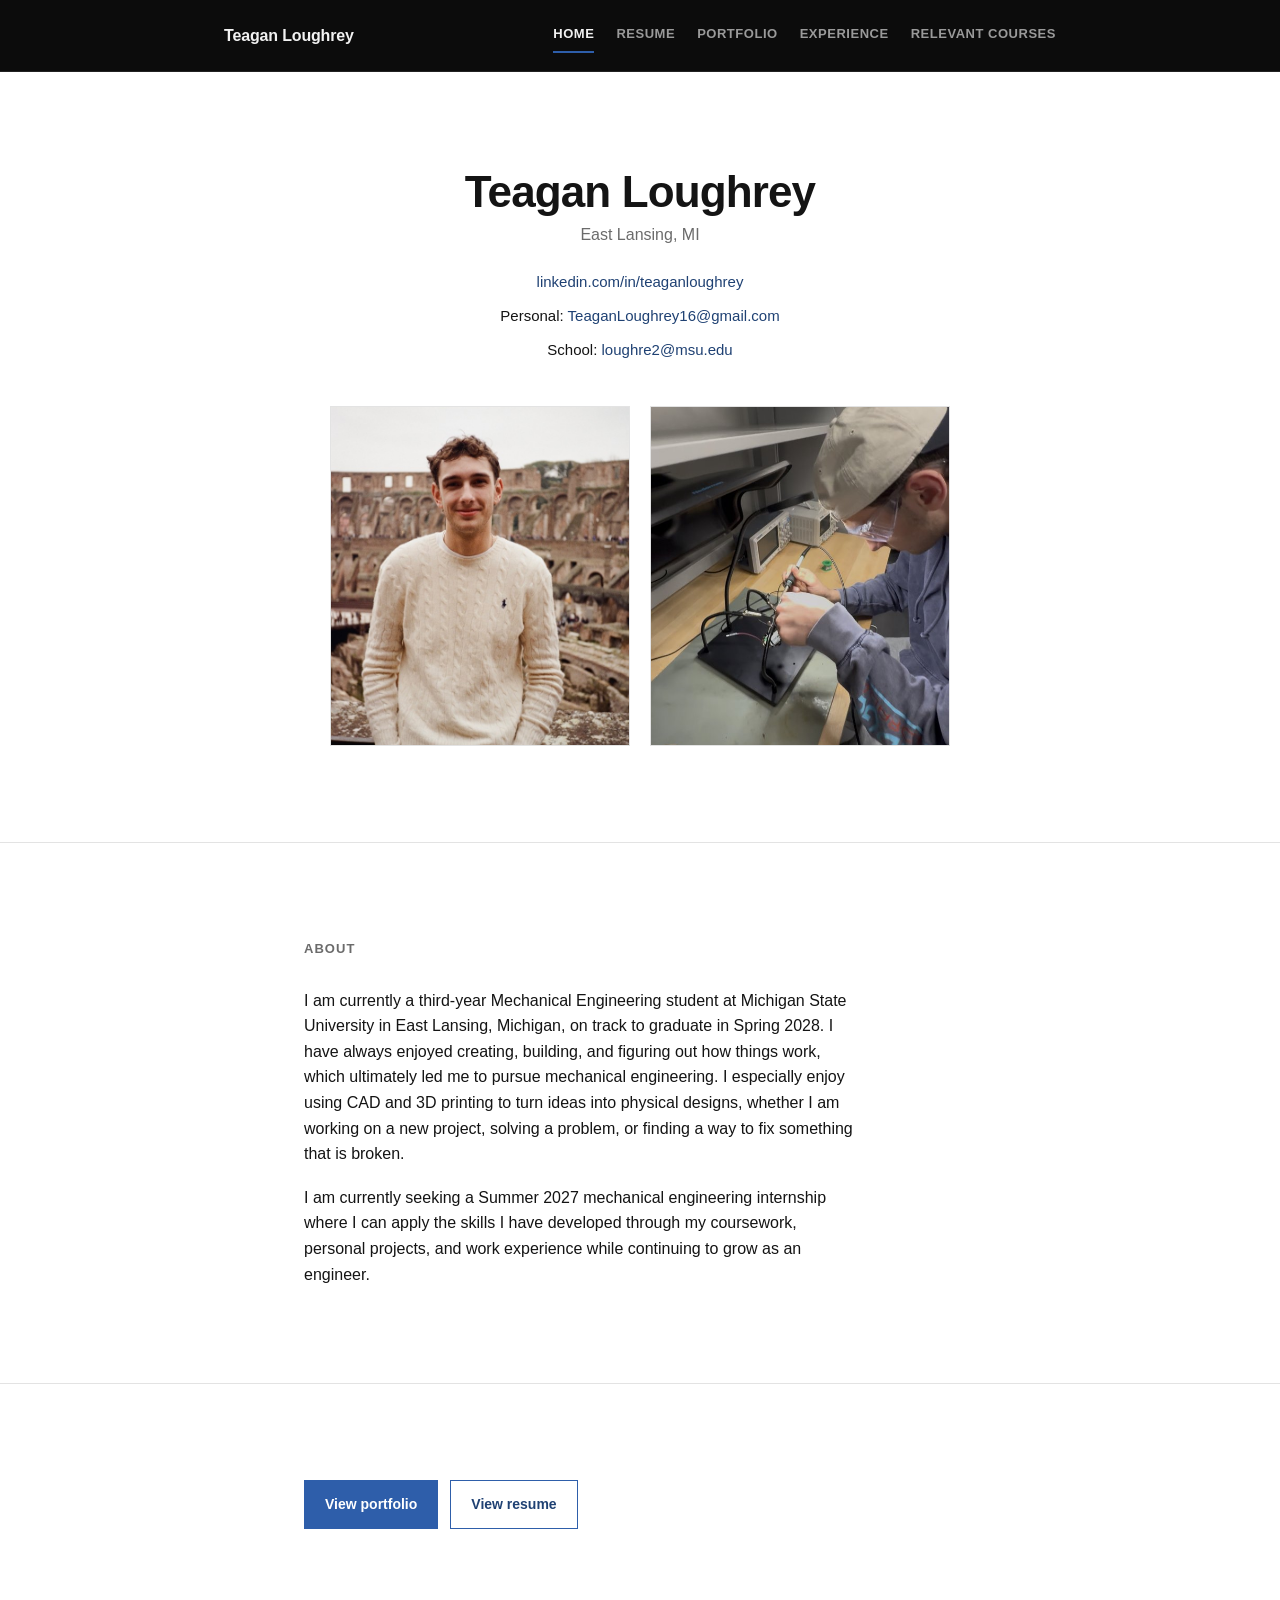
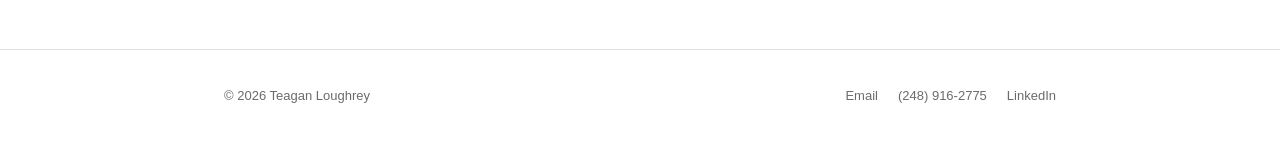
<file: index.html>
<!DOCTYPE html>
<!--
  EDITING GUIDE
  =============
  This site is 5 plain HTML files sharing one style.css — no build step,
  no framework. To host it for free: create a GitHub repo, drop these
  files in, enable GitHub Pages (Settings → Pages → deploy from branch).
  Netlify Drop (netlify.com/drop) works too — just drag this folder in.

  Search "EDIT:" in each file for the spots to personalize.
  Replace bracketed placeholders like [Your Name] with your real info.
-->
<html lang="en">
<head>
<meta charset="UTF-8">
<meta name="viewport" content="width=device-width, initial-scale=1.0">
<title>Teagan Loughrey — Portfolio</title>
<meta name="description" content="Portfolio of Teagan Loughrey, Mechanical Engineering student at Michigan State University.">
<link rel="stylesheet" href="style.css">
</head>
<body>

<header class="site-nav">
  <div class="wrap">
    <a class="brand" href="index.html">Teagan Loughrey</a>
    <span class="brand-email">TeaganLoughrey16@gmail.com</span>
    <nav>
      <a href="index.html" aria-current="page">Home</a>
      <a href="resume.html">Resume</a>
      <a href="portfolio.html">Portfolio</a>
      <a href="experience.html">Experience</a>
      <a href="education.html">Relevant Courses</a>
    </nav>
  </div>
</header>

<main>
  <div class="wrap intro-block">
    <h1 class="page-title">Teagan Loughrey</h1>
    <p class="intro-loc">East Lansing, MI</p>
    <p class="intro-line"><a href="https://linkedin.com/in/teaganloughrey" target="_blank" rel="noopener">linkedin.com/in/teaganloughrey</a></p>
    <p class="intro-line">Personal: <a href="mailto:TeaganLoughrey16@gmail.com">TeaganLoughrey16@gmail.com</a></p>
    <p class="intro-line">School: <a href="mailto:loughre2@msu.edu">loughre2@msu.edu</a></p>

    <div class="photo-row">
      <img class="photo-box" src="images/portrait.jpeg" alt="Portrait of Teagan Loughrey">
      <img class="photo-box" src="images/working-photo.jpeg" alt="Teagan soldering a circuit board in a lab">
    </div>
  </div>

  <hr class="rule">

  <div class="wrap body-text">
    <h2 class="section-title">About</h2>
    <p>
      I am currently a third-year Mechanical Engineering student at Michigan
      State University in East Lansing, Michigan, on track to graduate in
      Spring 2028. I have always enjoyed creating, building, and figuring out
      how things work, which ultimately led me to pursue mechanical
      engineering. I especially enjoy using CAD and 3D printing to turn ideas
      into physical designs, whether I am working on a new project, solving a
      problem, or finding a way to fix something that is broken.
    </p>
    <p>
      I am currently seeking a Summer 2027 mechanical engineering internship
      where I can apply the skills I have developed through my coursework,
      personal projects, and work experience while continuing to grow as an
      engineer.
    </p>
  </div>

  <hr class="rule">

  <div class="wrap">
    <div class="btn-row">
      <a class="btn filled" href="portfolio.html">View portfolio</a>
      <a class="btn" href="resume.html">View resume</a>
    </div>
  </div>
</main>

<footer class="site-foot">
  <div class="wrap">
    <span>© 2026 Teagan Loughrey</span>
    <div class="foot-links">
      <a href="mailto:loughre2@msu.edu">Email</a>
      <a href="tel:2489162775">(248) 916-2775</a>
      <a href="https://linkedin.com/in/teaganloughrey" target="_blank" rel="noopener">LinkedIn</a>
    </div>
  </div>
</footer>

</body>
</html>
</file>
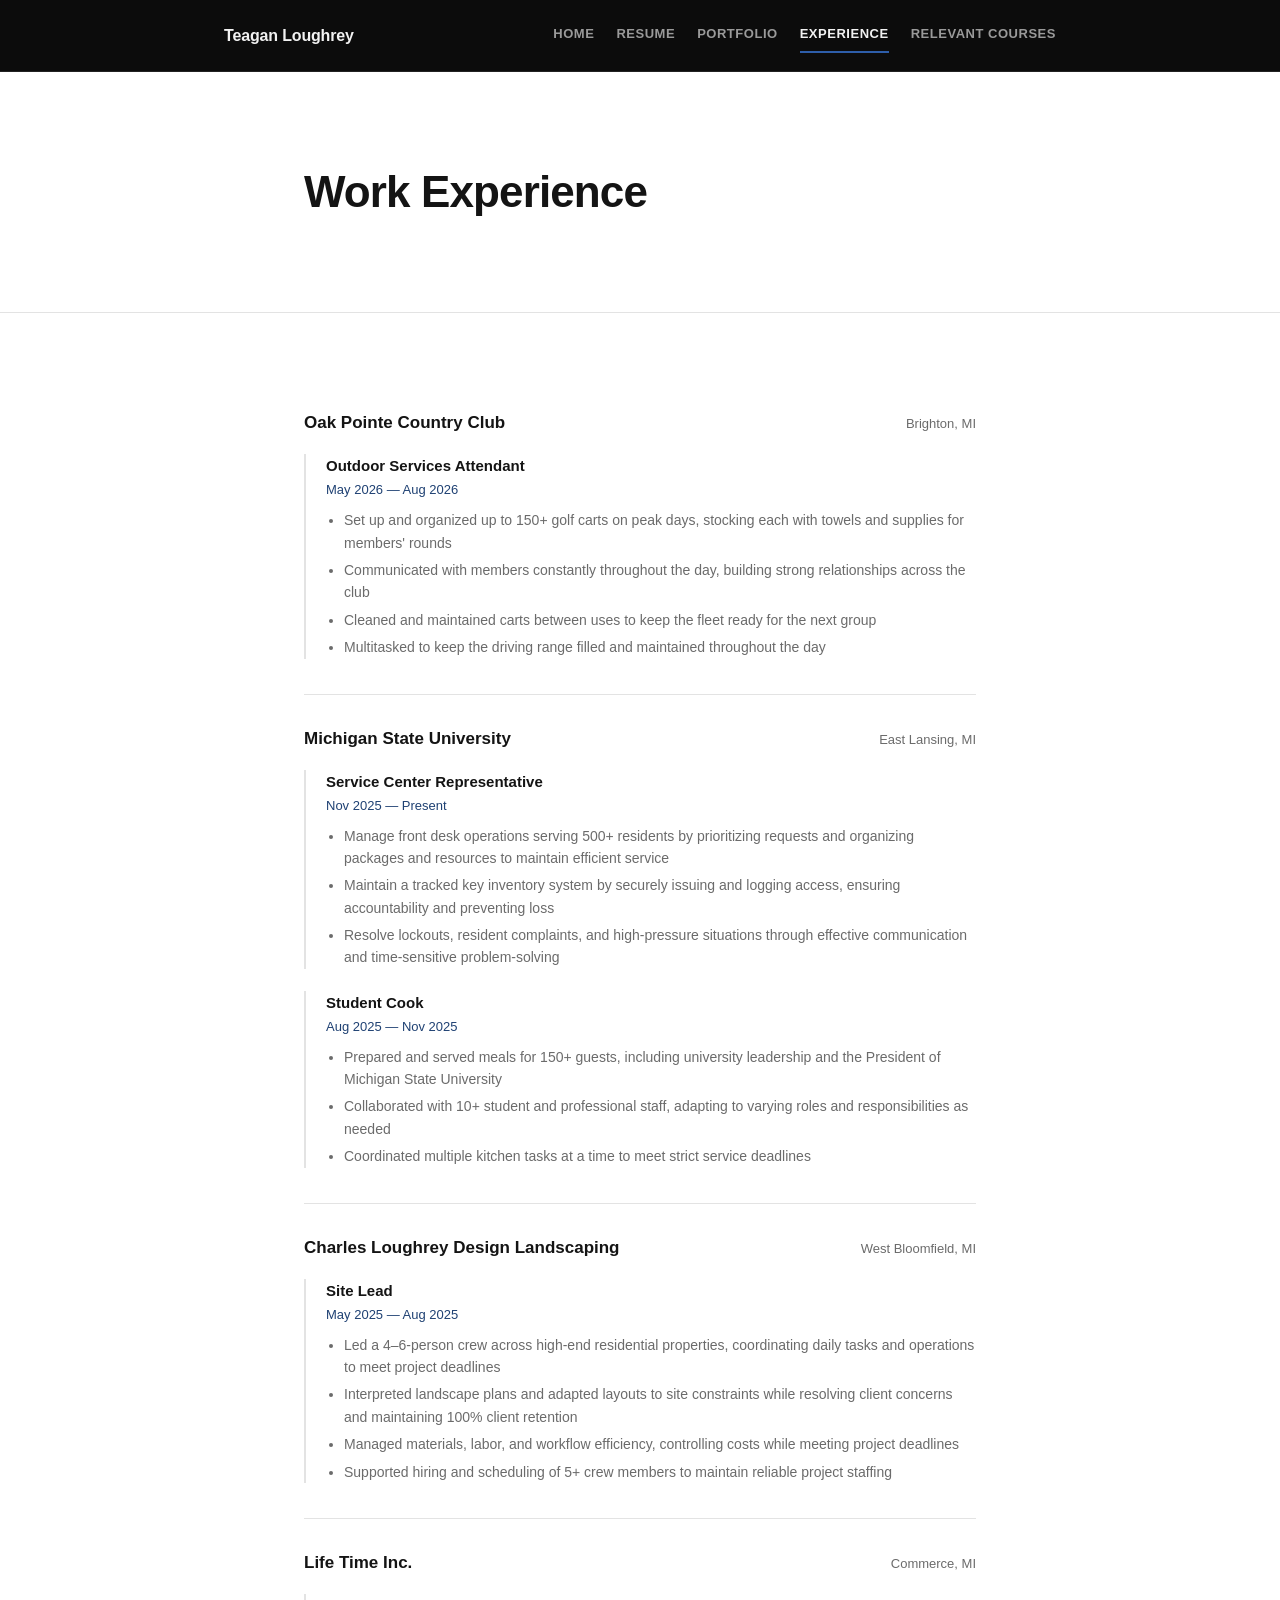
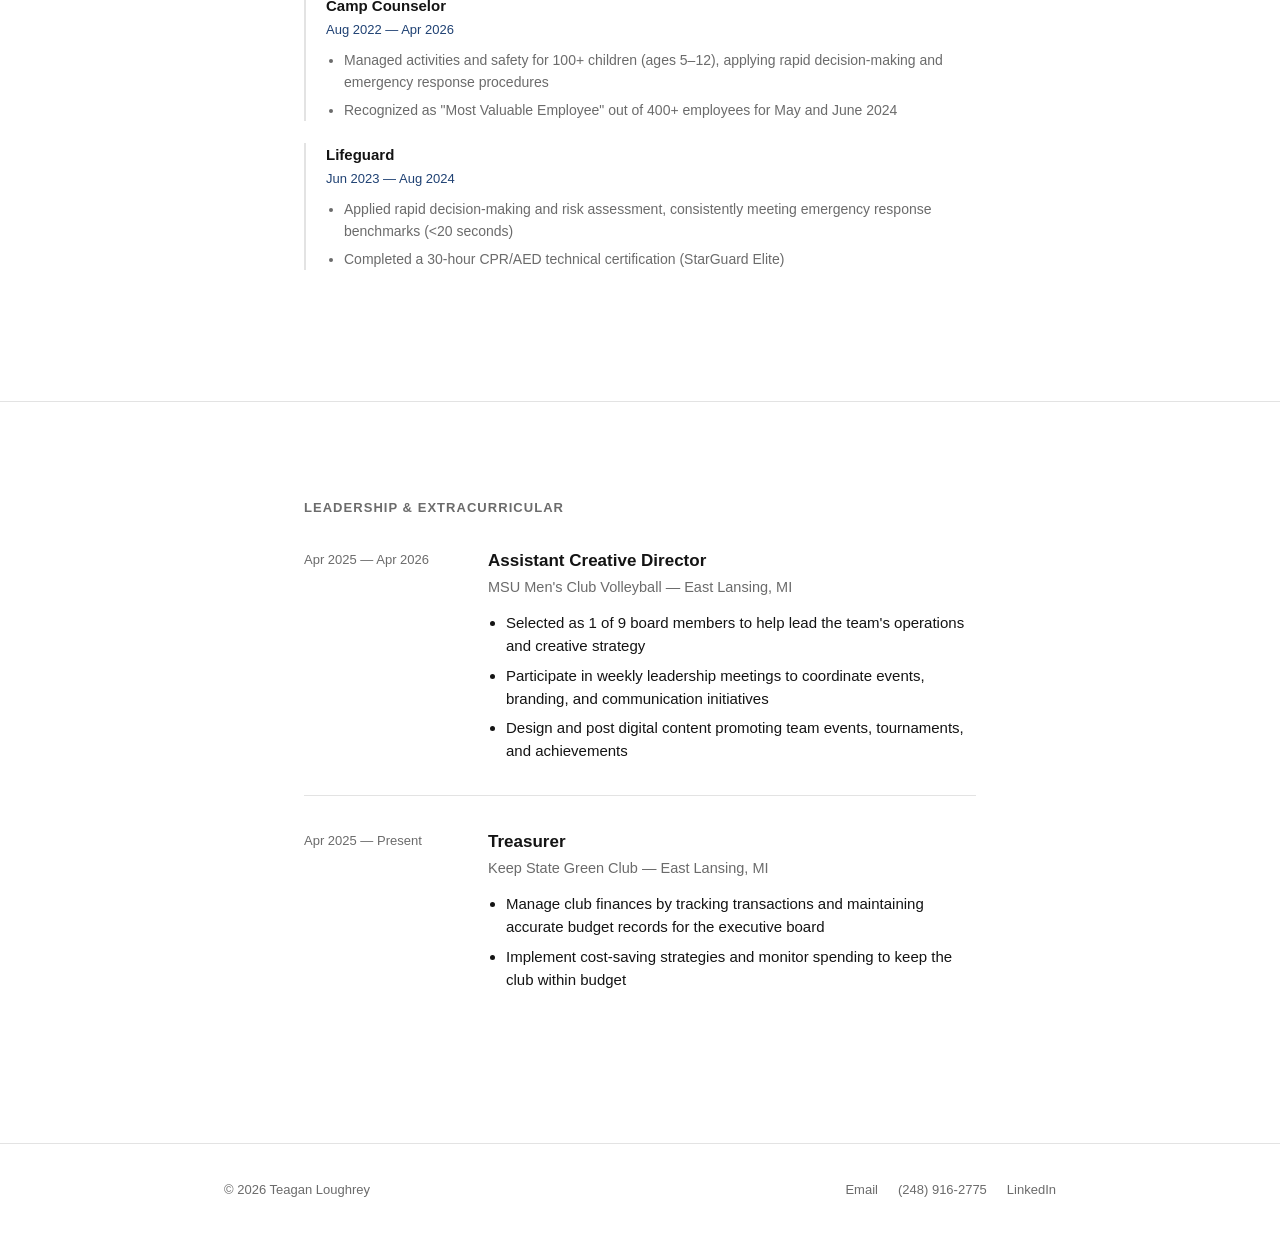
<file: experience.html>
<!DOCTYPE html>
<html lang="en">
<head>
<meta charset="UTF-8">
<meta name="viewport" content="width=device-width, initial-scale=1.0">
<title>Work Experience — Teagan Loughrey</title>
<link rel="stylesheet" href="style.css">
</head>
<body>

<header class="site-nav">
  <div class="wrap">
    <a class="brand" href="index.html">Teagan Loughrey</a>
    <span class="brand-email">TeaganLoughrey16@gmail.com</span>
    <nav>
      <a href="index.html">Home</a>
      <a href="resume.html">Resume</a>
      <a href="portfolio.html">Portfolio</a>
      <a href="experience.html" aria-current="page">Experience</a>
      <a href="education.html">Relevant Courses</a>
    </nav>
  </div>
</header>

<main>
  <div class="wrap">
    <h1 class="page-title">Work Experience</h1>
  </div>

  <hr class="rule">

  <div class="wrap">
    <div class="company-list">

      <div class="company-group">
        <div class="company-head">
          <span class="company-name">Oak Pointe Country Club</span>
          <span class="company-loc">Brighton, MI</span>
        </div>
        <div class="role-item">
          <div class="role-title">Outdoor Services Attendant</div>
          <div class="role-dates">May 2026 — Aug 2026</div>
          <ul>
            <li>Set up and organized up to 150+ golf carts on peak days, stocking each with towels and supplies for members' rounds</li>
            <li>Communicated with members constantly throughout the day, building strong relationships across the club</li>
            <li>Cleaned and maintained carts between uses to keep the fleet ready for the next group</li>
            <li>Multitasked to keep the driving range filled and maintained throughout the day</li>
          </ul>
        </div>
      </div>

      <div class="company-group">
        <div class="company-head">
          <span class="company-name">Michigan State University</span>
          <span class="company-loc">East Lansing, MI</span>
        </div>
        <div class="role-item">
          <div class="role-title">Service Center Representative</div>
          <div class="role-dates">Nov 2025 — Present</div>
          <ul>
            <li>Manage front desk operations serving 500+ residents by prioritizing requests and organizing packages and resources to maintain efficient service</li>
            <li>Maintain a tracked key inventory system by securely issuing and logging access, ensuring accountability and preventing loss</li>
            <li>Resolve lockouts, resident complaints, and high-pressure situations through effective communication and time-sensitive problem-solving</li>
          </ul>
        </div>
        <div class="role-item">
          <div class="role-title">Student Cook</div>
          <div class="role-dates">Aug 2025 — Nov 2025</div>
          <ul>
            <li>Prepared and served meals for 150+ guests, including university leadership and the President of Michigan State University</li>
            <li>Collaborated with 10+ student and professional staff, adapting to varying roles and responsibilities as needed</li>
            <li>Coordinated multiple kitchen tasks at a time to meet strict service deadlines</li>
          </ul>
        </div>
      </div>

      <div class="company-group">
        <div class="company-head">
          <span class="company-name">Charles Loughrey Design Landscaping</span>
          <span class="company-loc">West Bloomfield, MI</span>
        </div>
        <div class="role-item">
          <div class="role-title">Site Lead</div>
          <div class="role-dates">May 2025 — Aug 2025</div>
          <ul>
            <li>Led a 4–6-person crew across high-end residential properties, coordinating daily tasks and operations to meet project deadlines</li>
            <li>Interpreted landscape plans and adapted layouts to site constraints while resolving client concerns and maintaining 100% client retention</li>
            <li>Managed materials, labor, and workflow efficiency, controlling costs while meeting project deadlines</li>
            <li>Supported hiring and scheduling of 5+ crew members to maintain reliable project staffing</li>
          </ul>
        </div>
      </div>

      <div class="company-group">
        <div class="company-head">
          <span class="company-name">Life Time Inc.</span>
          <span class="company-loc">Commerce, MI</span>
        </div>
        <div class="role-item">
          <div class="role-title">Camp Counselor</div>
          <div class="role-dates">Aug 2022 — Apr 2026</div>
          <ul>
            <li>Managed activities and safety for 100+ children (ages 5–12), applying rapid decision-making and emergency response procedures</li>
            <li>Recognized as "Most Valuable Employee" out of 400+ employees for May and June 2024</li>
          </ul>
        </div>
        <div class="role-item">
          <div class="role-title">Lifeguard</div>
          <div class="role-dates">Jun 2023 — Aug 2024</div>
          <ul>
            <li>Applied rapid decision-making and risk assessment, consistently meeting emergency response benchmarks (&lt;20 seconds)</li>
            <li>Completed a 30-hour CPR/AED technical certification (StarGuard Elite)</li>
          </ul>
        </div>
      </div>

    </div>
  </div>

  <hr class="rule">

  <div class="wrap">
    <h2 class="section-title">Leadership &amp; Extracurricular</h2>
    <div class="row-list">
      <div class="row">
        <div class="meta">Apr 2025 — Apr 2026</div>
        <div>
          <div class="role">Assistant Creative Director</div>
          <div class="org">MSU Men's Club Volleyball — East Lansing, MI</div>
          <ul>
            <li>Selected as 1 of 9 board members to help lead the team's operations and creative strategy</li>
            <li>Participate in weekly leadership meetings to coordinate events, branding, and communication initiatives</li>
            <li>Design and post digital content promoting team events, tournaments, and achievements</li>
          </ul>
        </div>
      </div>

      <div class="row">
        <div class="meta">Apr 2025 — Present</div>
        <div>
          <div class="role">Treasurer</div>
          <div class="org">Keep State Green Club — East Lansing, MI</div>
          <ul>
            <li>Manage club finances by tracking transactions and maintaining accurate budget records for the executive board</li>
            <li>Implement cost-saving strategies and monitor spending to keep the club within budget</li>
          </ul>
        </div>
      </div>
    </div>
  </div>
</main>

<footer class="site-foot">
  <div class="wrap">
    <span>© 2026 Teagan Loughrey</span>
    <div class="foot-links">
      <a href="mailto:loughre2@msu.edu">Email</a>
      <a href="tel:2489162775">(248) 916-2775</a>
      <a href="https://linkedin.com/in/teaganloughrey" target="_blank" rel="noopener">LinkedIn</a>
    </div>
  </div>
</footer>

</body>
</html>
</file>
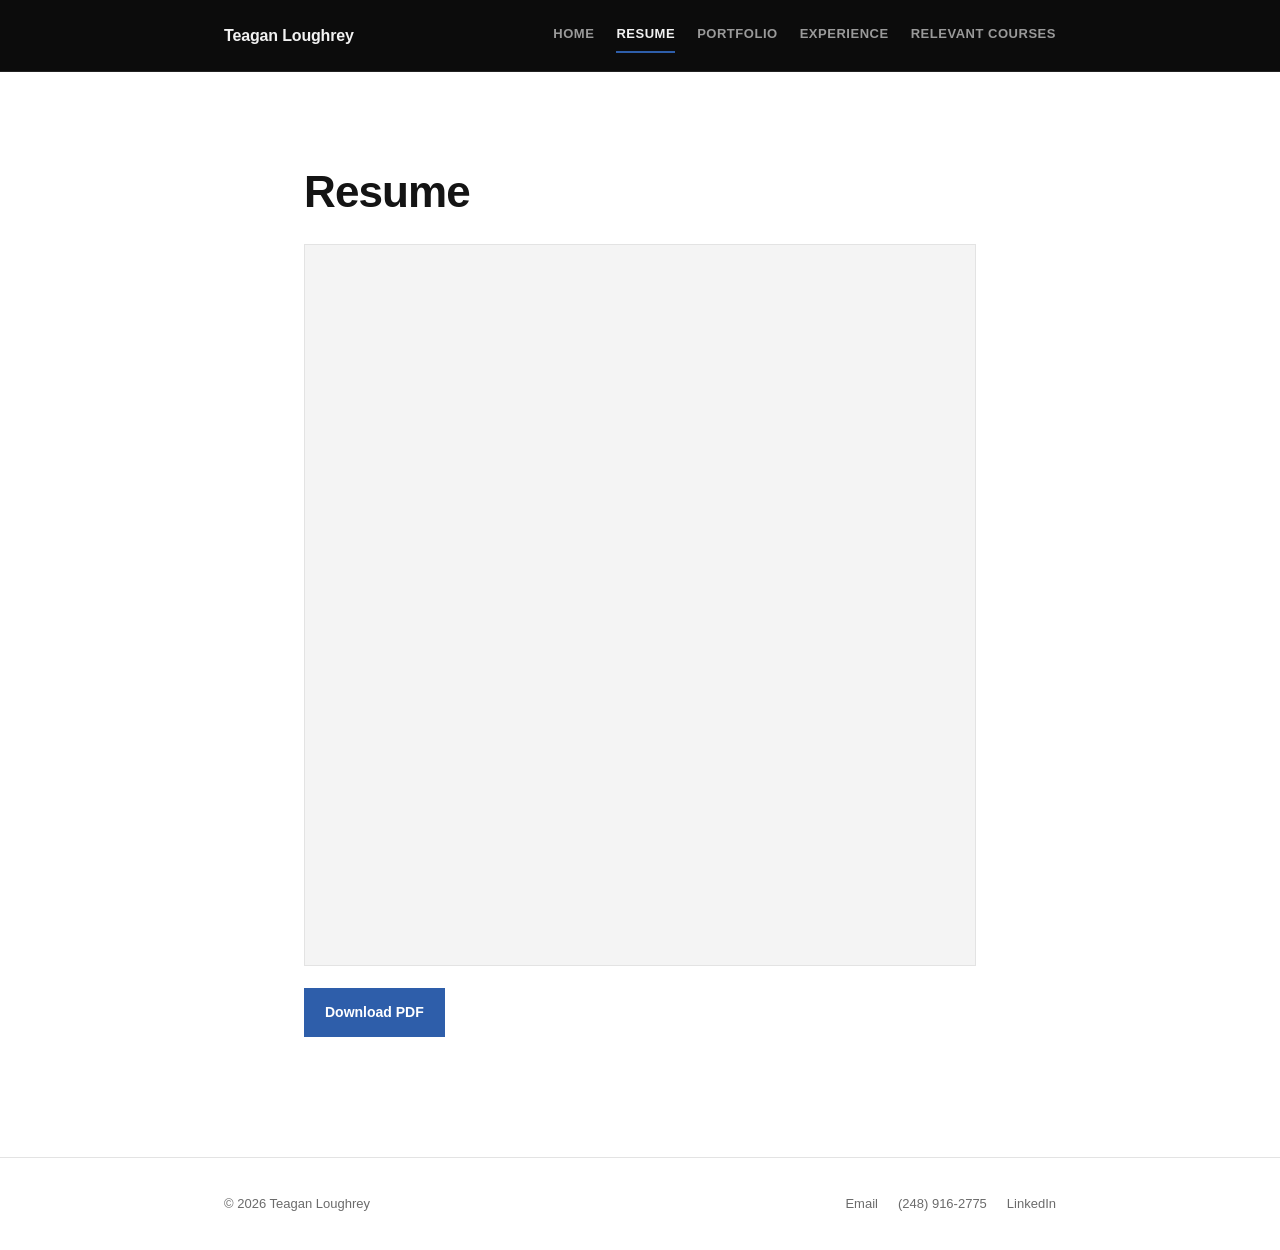
<file: resume.html>
<!DOCTYPE html>
<html lang="en">
<head>
<meta charset="UTF-8">
<meta name="viewport" content="width=device-width, initial-scale=1.0">
<title>Resume — Teagan Loughrey</title>
<link rel="stylesheet" href="style.css">
</head>
<body>

<header class="site-nav">
  <div class="wrap">
    <a class="brand" href="index.html">Teagan Loughrey</a>
    <span class="brand-email">TeaganLoughrey16@gmail.com</span>
    <nav>
      <a href="index.html">Home</a>
      <a href="resume.html" aria-current="page">Resume</a>
      <a href="portfolio.html">Portfolio</a>
      <a href="experience.html">Experience</a>
      <a href="education.html">Relevant Courses</a>
    </nav>
  </div>
</header>

<main>
  <div class="wrap">
    <h1 class="page-title">Resume</h1>

    <div class="pdf-frame sheet-box">
      <!-- EDIT: this shows resume.pdf using your browser's built-in PDF viewer.
           Make sure resume.pdf sits in this same folder when you host the site. -->
      <iframe src="resume.pdf" title="Teagan Loughrey — Resume"></iframe>
    </div>

    <div class="pdf-mobile-open">
      <a class="btn filled" href="resume.pdf" target="_blank" rel="noopener">Open Resume</a>
      <p class="pdf-mobile-hint">Opens in your phone's PDF viewer for easier reading.</p>
    </div>

    <div class="btn-row" style="margin-top:22px;">
      <a class="btn filled" href="resume.pdf" download>Download PDF</a>
    </div>
  </div>
</main>

<footer class="site-foot">
  <div class="wrap">
    <span>© 2026 Teagan Loughrey</span>
    <div class="foot-links">
      <a href="mailto:loughre2@msu.edu">Email</a>
      <a href="tel:2489162775">(248) 916-2775</a>
      <a href="https://linkedin.com/in/teaganloughrey" target="_blank" rel="noopener">LinkedIn</a>
    </div>
  </div>
</footer>

</body>
</html>
</file>
<file: style.css>
/* ============================================================
   MINIMAL PORTFOLIO — SHARED STYLESHEET
   Black & white, sans-serif, generous whitespace.
   Edit --gap / --maxw below to adjust overall density and width.
   ============================================================ */

:root {
  --ink: #141414;
  --paper: #ffffff;
  --dim: #6b6b6b;
  --line: #e3e3e3;
  --maxw: 720px;
  --gap: 96px;
  --sans: -apple-system, BlinkMacSystemFont, 'Segoe UI', Roboto, Helvetica, Arial, sans-serif;

  --sidebar-w: 230px;
  --sidebar-bg: #0c0c0c;
  --sidebar-text: #f2f2f2;
  --sidebar-dim: #9a9a9a;
  --blue: #2e5eaa;
  --blue-dark: #1f4173;
}

* { box-sizing: border-box; }

html { -webkit-text-size-adjust: 100%; }

body {
  margin: 0;
  background: var(--paper);
  color: var(--ink);
  font-family: var(--sans);
  font-size: 16px;
  line-height: 1.6;
  -webkit-font-smoothing: antialiased;
}

a { color: inherit; }

h1, h2, h3, p, ul { margin: 0; }

:focus-visible { outline: 2px solid var(--ink); outline-offset: 3px; }

.wrap {
  max-width: var(--maxw);
  margin: 0 auto;
  padding: 0 24px;
}

/* ---------- top nav ---------- */
header.site-nav {
  background: var(--sidebar-bg);
  border-bottom: 1px solid #222;
}
header.site-nav .wrap {
  max-width: 880px;
  height: auto;
  display: flex;
  align-items: center;
  justify-content: space-between;
  flex-wrap: wrap;
  gap: 10px 24px;
  padding: 18px 24px;
}
.site-nav .brand {
  font-weight: 700;
  font-size: 16px;
  text-decoration: none;
  letter-spacing: -0.01em;
  color: var(--sidebar-text);
}
.site-nav .brand-email {
  display: none;
}
.site-nav nav {
  display: flex;
  flex-direction: row;
  gap: 22px;
  flex-wrap: wrap;
}
.site-nav nav a {
  font-size: 13px;
  font-weight: 600;
  text-transform: uppercase;
  letter-spacing: 0.04em;
  text-decoration: none;
  color: var(--sidebar-dim);
  padding: 6px 0;
  border-bottom: 2px solid transparent;
}
.site-nav nav a:hover,
.site-nav nav a[aria-current="page"] {
  color: var(--sidebar-text);
  border-bottom-color: var(--blue);
}
.nav-toggle { display: none; }

@media (max-width: 640px) {
  header.site-nav .wrap {
    flex-wrap: nowrap;
    justify-content: flex-start;
    padding: 14px 0 14px 24px;
  }
  .site-nav .brand {
    flex-shrink: 0;
  }
  .site-nav nav {
    flex: 1;
    min-width: 0;
    flex-wrap: nowrap;
    overflow-x: auto;
    -webkit-overflow-scrolling: touch;
    scrollbar-width: none;
    gap: 20px;
    padding-right: 24px;
  }
  .site-nav nav::-webkit-scrollbar { display: none; }
  .site-nav nav a {
    flex-shrink: 0;
    white-space: nowrap;
  }
}

/* ---------- page shell ---------- */
main {
  padding: var(--gap) 0 120px;
}
main .wrap + .wrap { margin-top: var(--gap); }

/* ---------- typography ---------- */
h1.page-title {
  font-size: clamp(32px, 5vw, 44px);
  font-weight: 700;
  letter-spacing: -0.02em;
  line-height: 1.1;
  margin-bottom: 14px;
}
p.lede {
  font-size: 18px;
  color: var(--dim);
  max-width: 56ch;
  line-height: 1.6;
  margin-bottom: 0;
}
h2.section-title {
  font-size: 13px;
  font-weight: 600;
  text-transform: uppercase;
  letter-spacing: 0.08em;
  color: var(--dim);
  margin-bottom: 28px;
}
.body-text p { font-size: 16px; color: var(--ink); max-width: 62ch; margin-bottom: 18px; }
.body-text p:last-child { margin-bottom: 0; }

hr.rule { border: none; border-top: 1px solid var(--line); margin: var(--gap) 0; }

/* ---------- buttons / links ---------- */
.btn {
  display: inline-flex;
  align-items: center;
  gap: 8px;
  font-size: 14px;
  font-weight: 600;
  text-decoration: none;
  padding: 12px 20px;
  border: 1px solid var(--blue);
  color: var(--blue-dark);
}
.btn.filled { background: var(--blue); color: #ffffff; border-color: var(--blue); }
.btn:hover.filled { background: var(--blue-dark); }
.btn:hover:not(.filled) { background: var(--blue); color: #ffffff; }
.btn-row { display: flex; gap: 12px; flex-wrap: wrap; }

.text-link {
  font-size: 14px;
  text-decoration: underline;
  text-underline-offset: 3px;
  color: var(--blue-dark);
}

/* ---------- list rows (experience / education) ---------- */
.row-list { display: flex; flex-direction: column; }
.row {
  display: grid;
  grid-template-columns: 160px 1fr;
  gap: 24px;
  padding: 32px 0;
  border-top: 1px solid var(--line);
}
.row-list .row:first-child { border-top: none; padding-top: 0; }
@media (max-width: 600px) {
  .row { grid-template-columns: 1fr; gap: 6px; }
}
.row .meta { font-size: 13px; color: var(--dim); padding-top: 3px; }
.row .role { font-size: 17px; font-weight: 600; margin-bottom: 2px; }
.row .org { font-size: 14.5px; color: var(--dim); margin-bottom: 12px; }
.row ul { margin: 0; padding-left: 18px; }
.row li { font-size: 15px; color: var(--ink); margin-bottom: 6px; line-height: 1.55; }
.row li:last-child { margin-bottom: 0; }

/* ---------- project list (image cards) ---------- */
.project-list { display: flex; flex-direction: column; }
.project-card {
  display: flex;
  gap: 26px;
  padding: 30px 0;
  border-top: 1px solid var(--line);
}
.project-list .project-card:first-child { border-top: none; padding-top: 0; }
.project-card.align-center { align-items: center; }
.project-card .thumb {
  width: 200px;
  height: 150px;
  object-fit: contain;
  background: #ffffff;
  border: 1px solid var(--line);
  flex-shrink: 0;
}
.project-card .placeholder-thumb {
  display: flex;
  align-items: center;
  justify-content: center;
  font-family: inherit;
  font-size: 11px;
  color: var(--dim);
  text-align: center;
  border-style: dashed;
}
.project-card .content { flex: 1; min-width: 0; }
.project-card .top-line { display: flex; justify-content: space-between; align-items: baseline; gap: 16px; }
.project-card .title { font-size: 19px; font-weight: 600; }
.project-card .year { font-size: 13px; color: var(--dim); white-space: nowrap; }
.project-card .desc { font-size: 15px; color: var(--dim); margin-top: 8px; }
.project-card .tags { margin-top: 12px; font-size: 12.5px; color: var(--dim); }

.project-card .thumb-pair {
  display: flex;
  flex-direction: column;
  gap: 8px;
  flex-shrink: 0;
}
.project-card .thumb-pair img {
  width: 200px;
  height: 150px;
  object-fit: contain;
  background: #ffffff;
  border: 1px solid var(--line);
}

@media (max-width: 600px) {
  .project-card { flex-direction: column; }
  .project-card .thumb { width: 100%; height: 200px; }
  .project-card .thumb.tall { height: 260px; }
  .project-card .thumb-pair img { width: 100%; height: 200px; }
}
.project-card .thumb.tall { height: 260px; }

/* ---------- education card ---------- */
.edu-entry { padding: 30px 0; border-top: 1px solid var(--line); }
.edu-entry:first-child { border-top: none; padding-top: 0; }
.edu-entry .school { font-size: 19px; font-weight: 600; margin-bottom: 2px; }
.edu-entry .deg { font-size: 15px; color: var(--dim); margin-bottom: 10px; }
.edu-entry .meta { font-size: 13px; color: var(--dim); }

.course-list { display: flex; flex-wrap: wrap; gap: 10px 28px; margin-top: 16px; }
.course-list span { font-size: 14px; color: var(--ink); position: relative; padding-left: 14px; }
.course-list span::before { content: ""; position: absolute; left: 0; top: 8px; width: 5px; height: 5px; background: var(--blue); border-radius: 50%; }

.term-list { margin-top: 30px; display: flex; flex-direction: column; gap: 26px; }
.term-block h4 { font-size: 14px; font-weight: 700; margin-bottom: 8px; }
.term-block ul { list-style: none; padding: 0; margin: 0; display: flex; flex-direction: column; gap: 4px; }
.term-block li { font-size: 14.5px; color: var(--ink); position: relative; padding-left: 14px; }
.term-block li::before { content: ""; position: absolute; left: 0; top: 8px; width: 5px; height: 5px; background: var(--blue); border-radius: 50%; }
.term-block.placeholder h4 { color: var(--dim); }
.term-block.placeholder p { font-size: 13.5px; color: var(--dim); font-style: italic; }

/* ---------- footer ---------- */
footer.site-foot {
  border-top: 1px solid var(--line);
  padding: 36px 0;
}
footer.site-foot .wrap {
  max-width: 880px;
  display: flex;
  justify-content: space-between;
  align-items: center;
  flex-wrap: wrap;
  gap: 12px;
  font-size: 13px;
  color: var(--dim);
}
footer.site-foot a { text-decoration: none; }
footer.site-foot a:hover { color: var(--blue-dark); }
.foot-links { display: flex; gap: 20px; }

/* ---------- grouped experience (company header + nested roles) ---------- */
.company-list { display: flex; flex-direction: column; }
.company-group { padding: 30px 0; border-top: 1px solid var(--line); }
.company-list .company-group:first-child { border-top: none; padding-top: 0; }
.company-head { display: flex; justify-content: space-between; align-items: baseline; flex-wrap: wrap; gap: 4px 12px; }
.company-head .company-name { font-size: 17px; font-weight: 700; }
.company-head .company-loc { font-size: 13px; color: var(--dim); }
.role-item {
  margin-top: 18px;
  padding-left: 20px;
  border-left: 2px solid var(--line);
}
.role-item + .role-item { margin-top: 22px; }
.role-item .role-title { font-size: 15px; font-weight: 600; margin-bottom: 2px; }
.role-item .role-dates { font-size: 13px; color: var(--blue-dark); margin-bottom: 8px; }
.role-item ul { margin: 0; padding-left: 18px; }
.role-item li { font-size: 14px; line-height: 1.6; color: var(--dim); margin-bottom: 5px; }
.role-item li.tbd { list-style: none; margin-left: -18px; font-style: italic; color: var(--dim); }
.sheet-box {
  border: 1px solid var(--line);
  margin-top: 28px;
  background: #f4f4f4;
}
.pdf-frame iframe {
  display: block;
  width: 100%;
  height: 720px;
  border: none;
}
.pdf-mobile-open { display: none; }
@media (max-width: 700px) {
  .sheet-box.pdf-frame { display: none; }
  .pdf-mobile-open {
    display: block;
    margin-top: 28px;
    text-align: center;
    border: 1px solid var(--line);
    padding: 36px 20px;
  }
  .pdf-mobile-hint {
    margin-top: 12px;
    font-size: 13px;
    color: var(--dim);
  }
}
.intro-block { text-align: center; }
.intro-block h1.page-title { margin-bottom: 6px; }
.intro-block .intro-loc { font-size: 16px; color: var(--dim); margin-bottom: 22px; }
.intro-block .intro-line { font-size: 15px; margin-bottom: 10px; }
.intro-block .intro-line a { color: var(--blue-dark); text-decoration: none; }
.intro-block .intro-line a:hover { text-decoration: underline; }
.intro-block .intro-line:last-of-type { margin-bottom: 0; }

.photo-row {
  display: flex;
  gap: 20px;
  justify-content: center;
  margin: 44px 0;
  flex-wrap: wrap;
}
.photo-box {
  width: 300px;
  height: 340px;
  border: 1px solid var(--line);
  object-fit: cover;
  display: block;
}
.photo-box.placeholder {
  border-style: dashed;
  display: flex;
  align-items: center;
  justify-content: center;
  text-align: center;
  font-size: 12px;
  color: var(--dim);
  padding: 16px;
}
</file>
